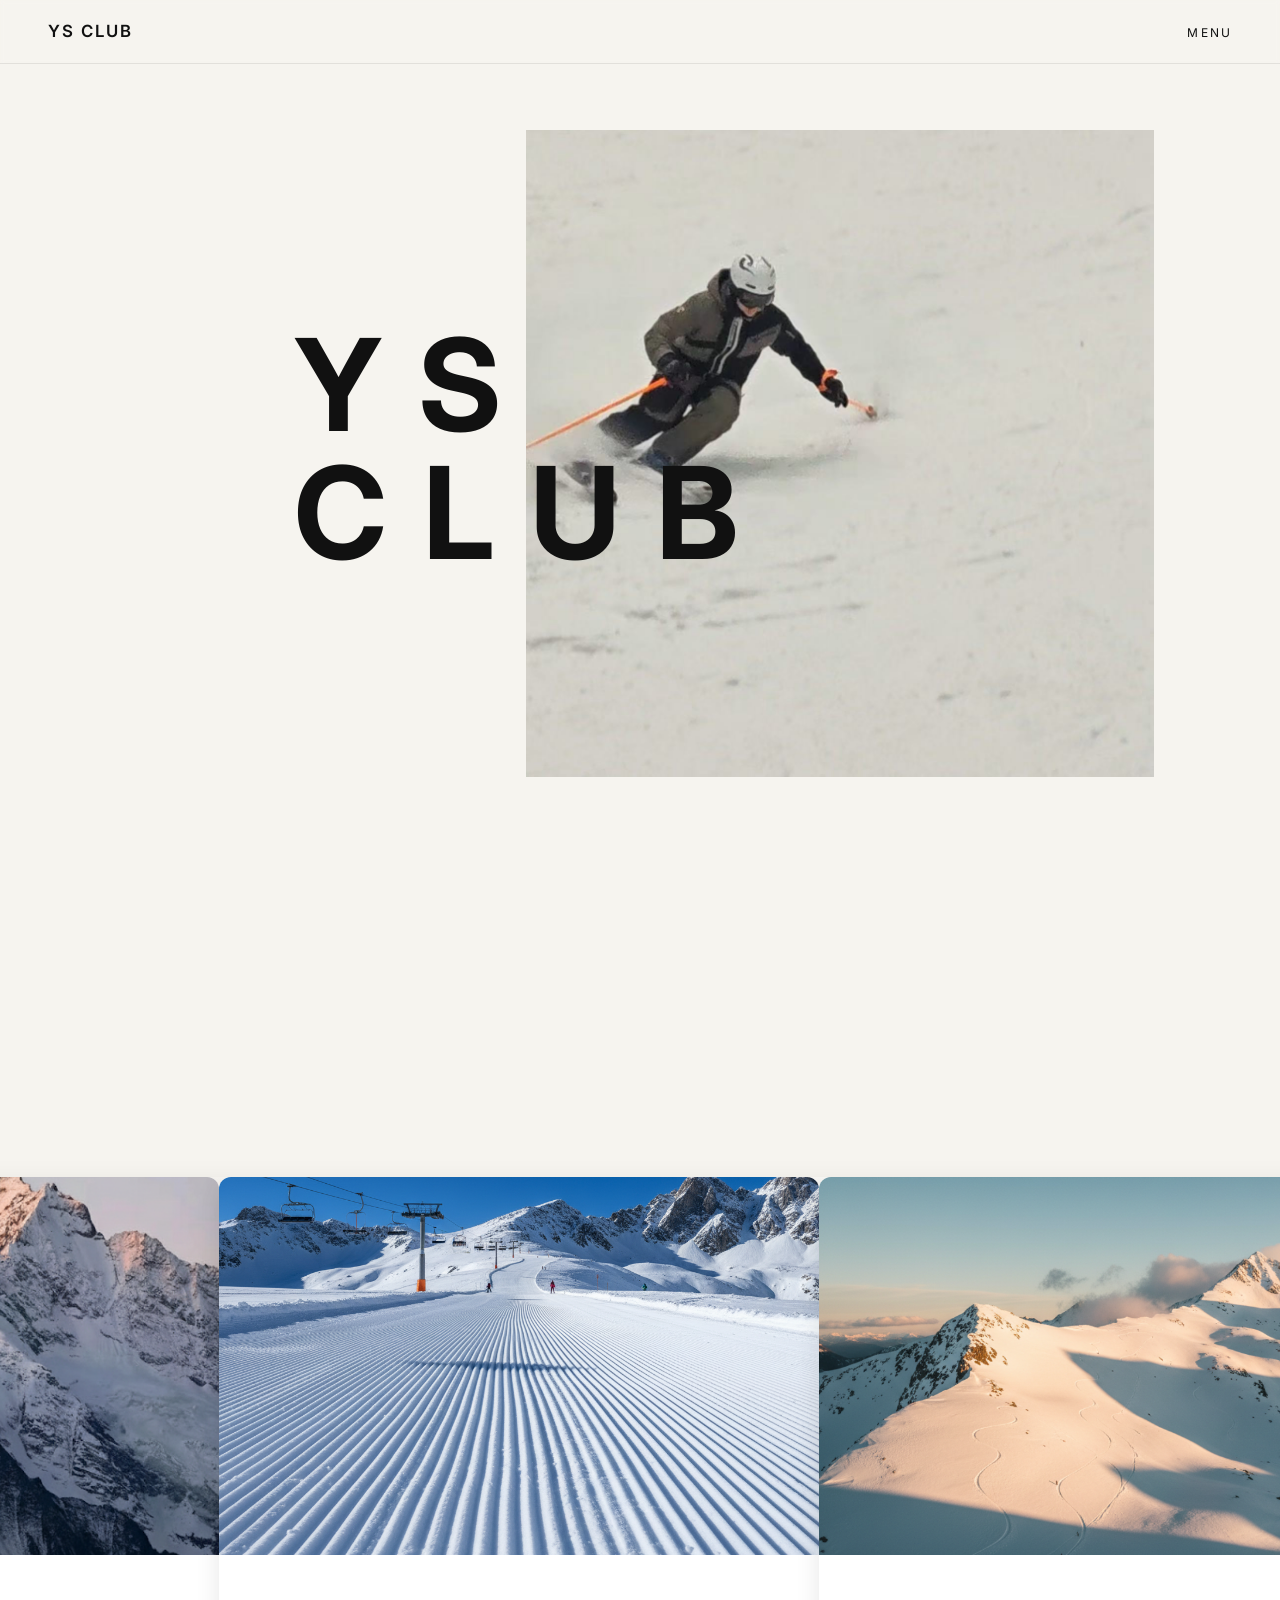
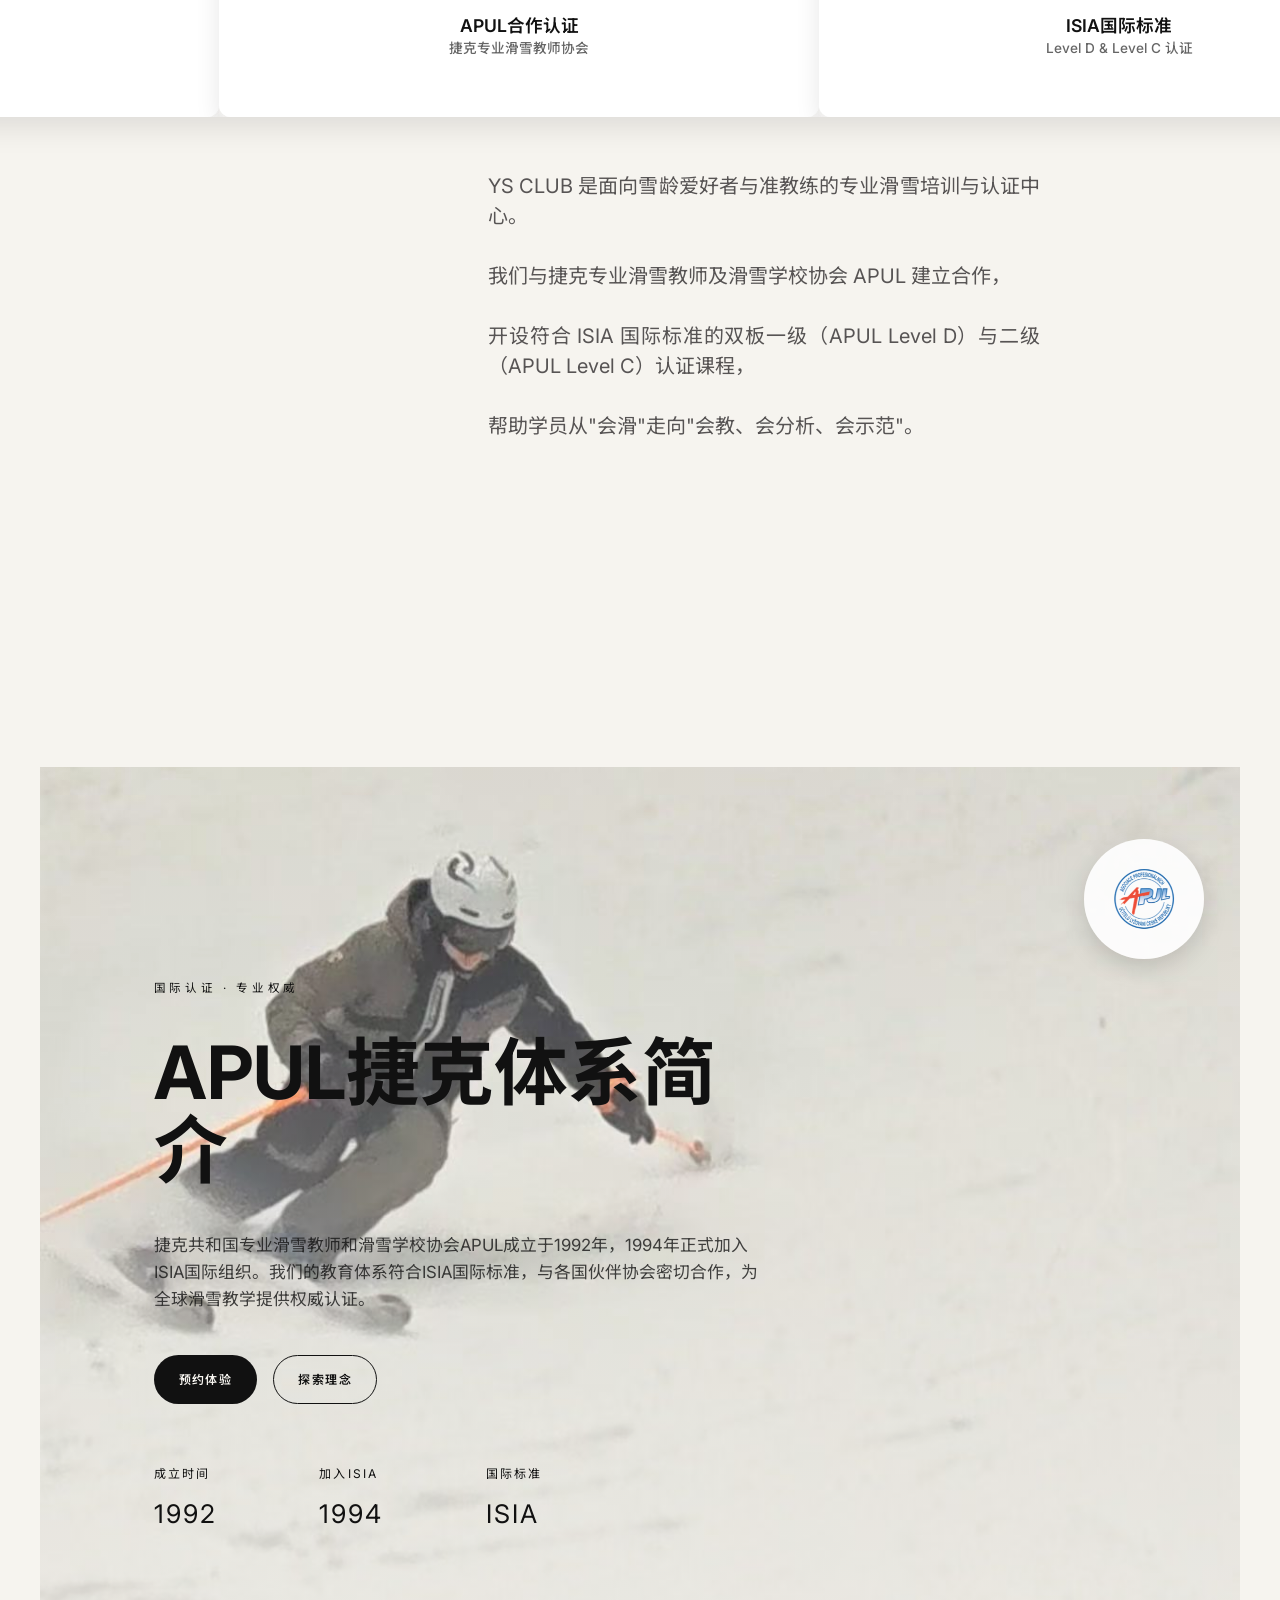
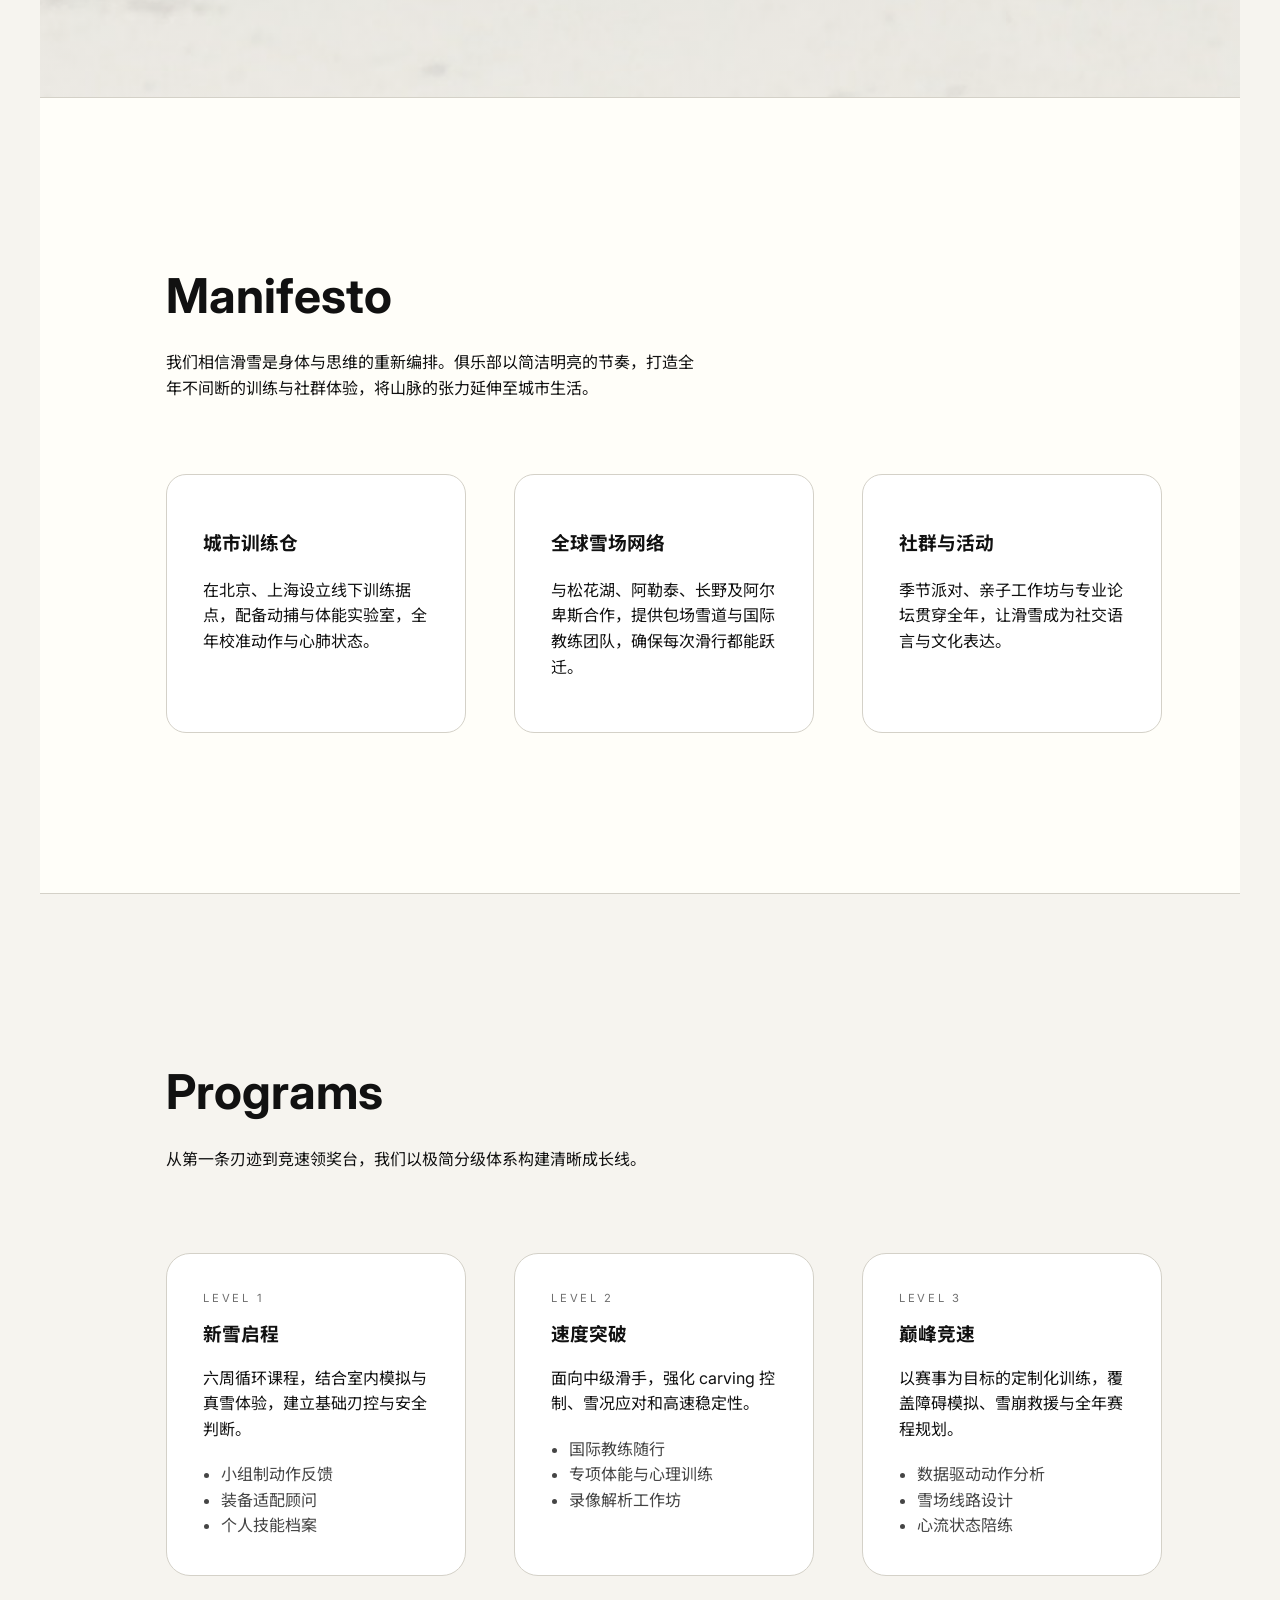
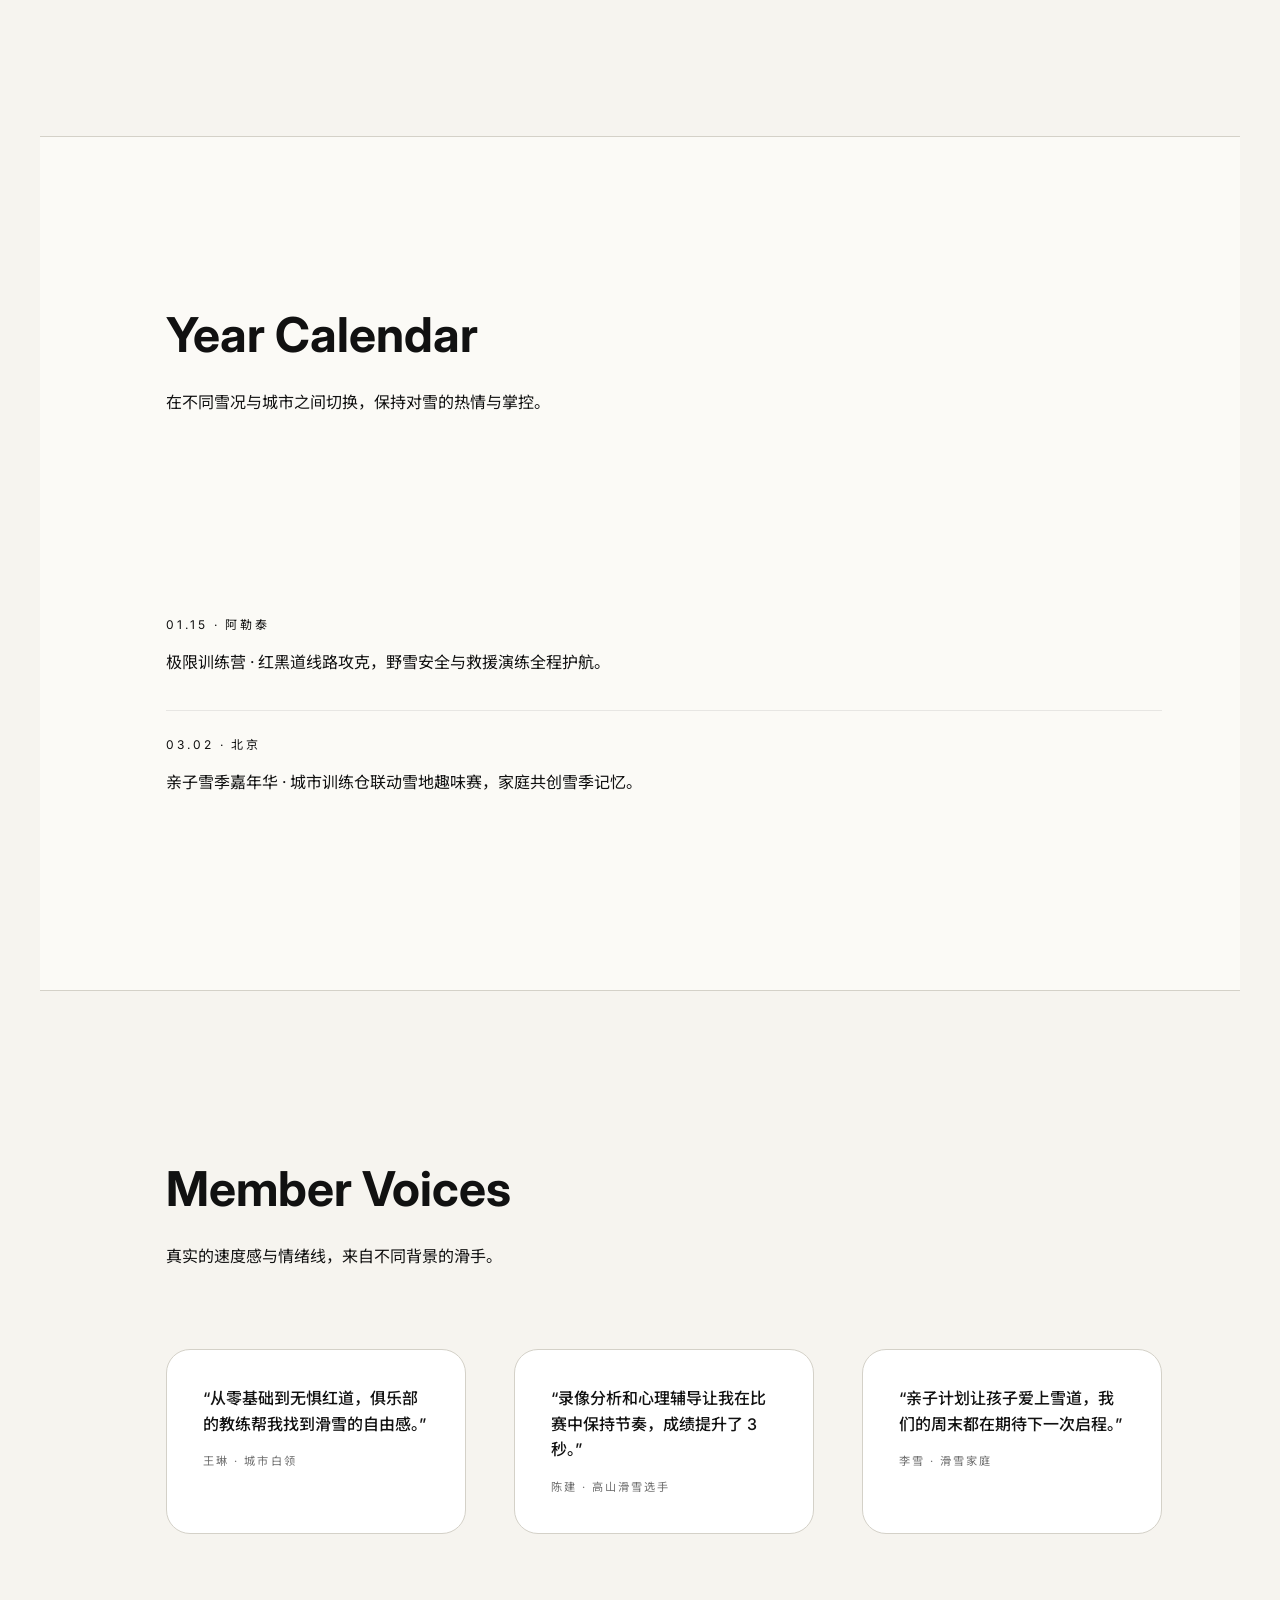
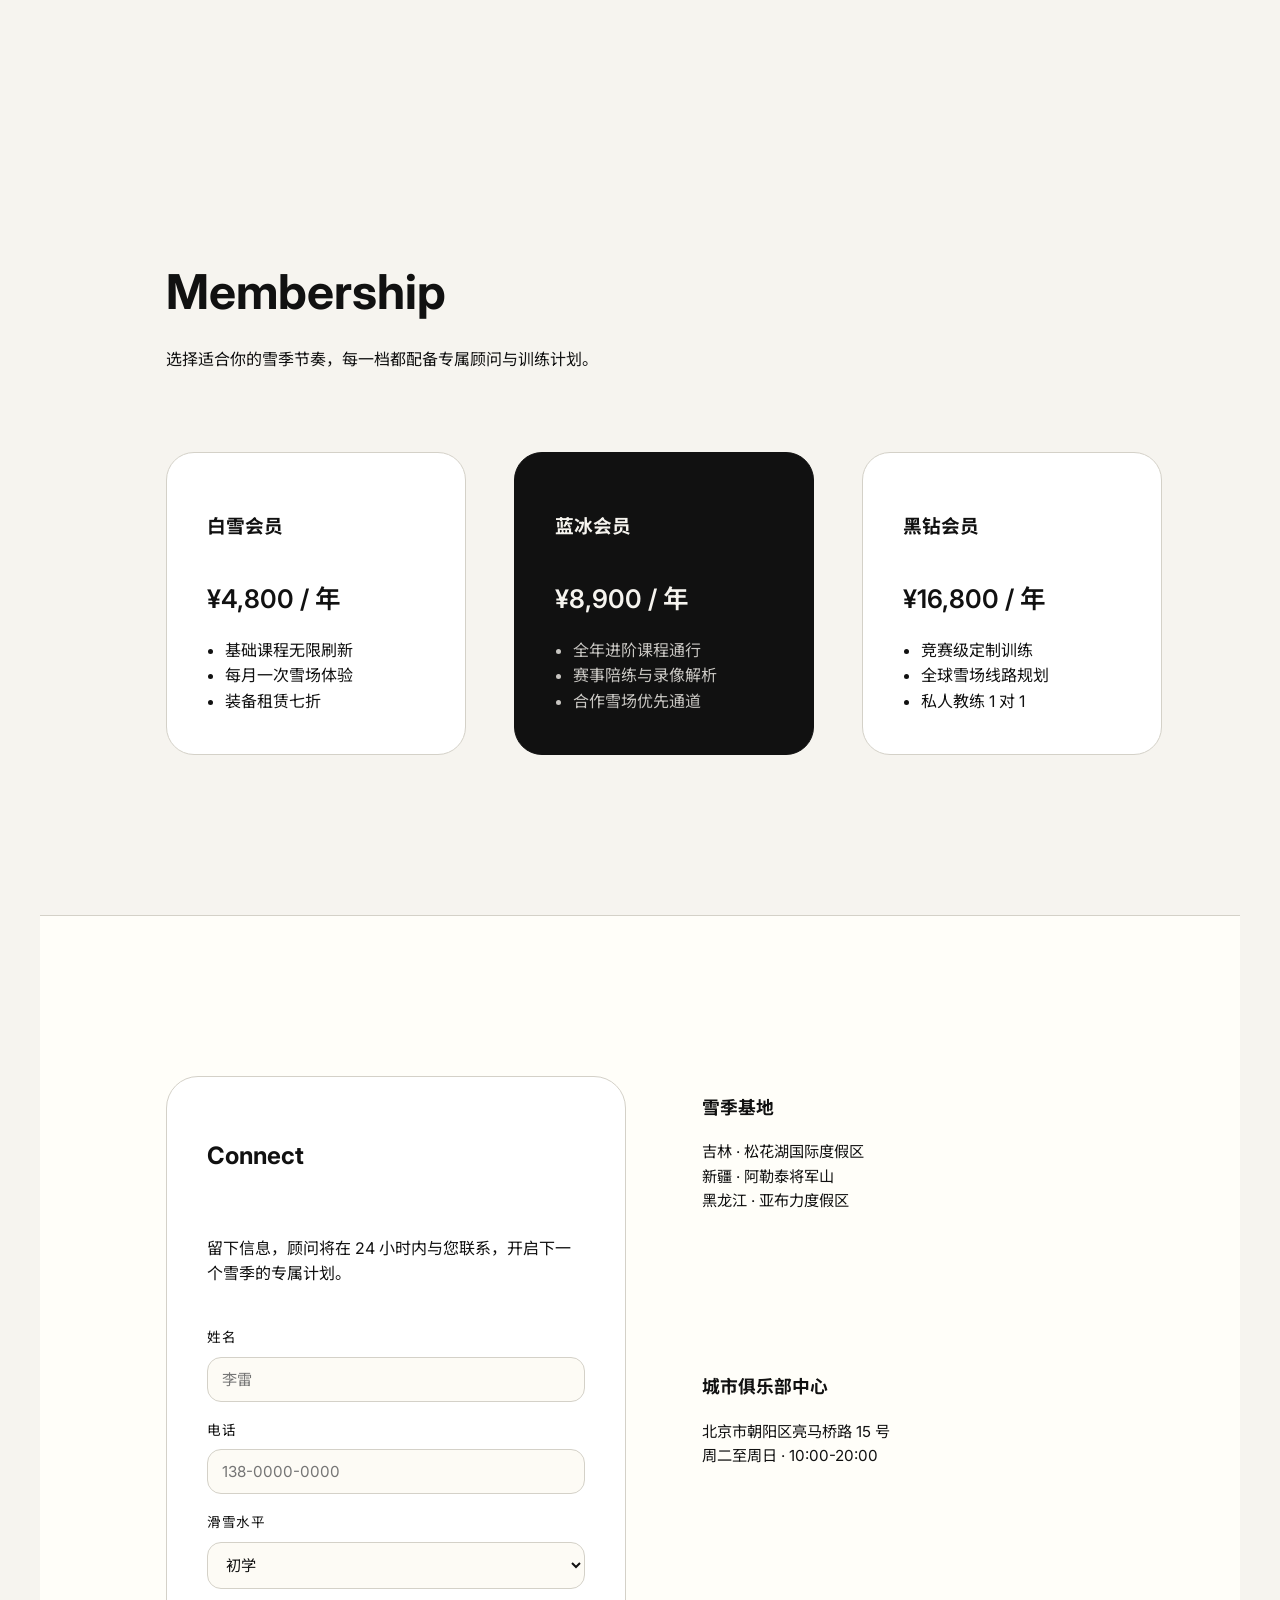
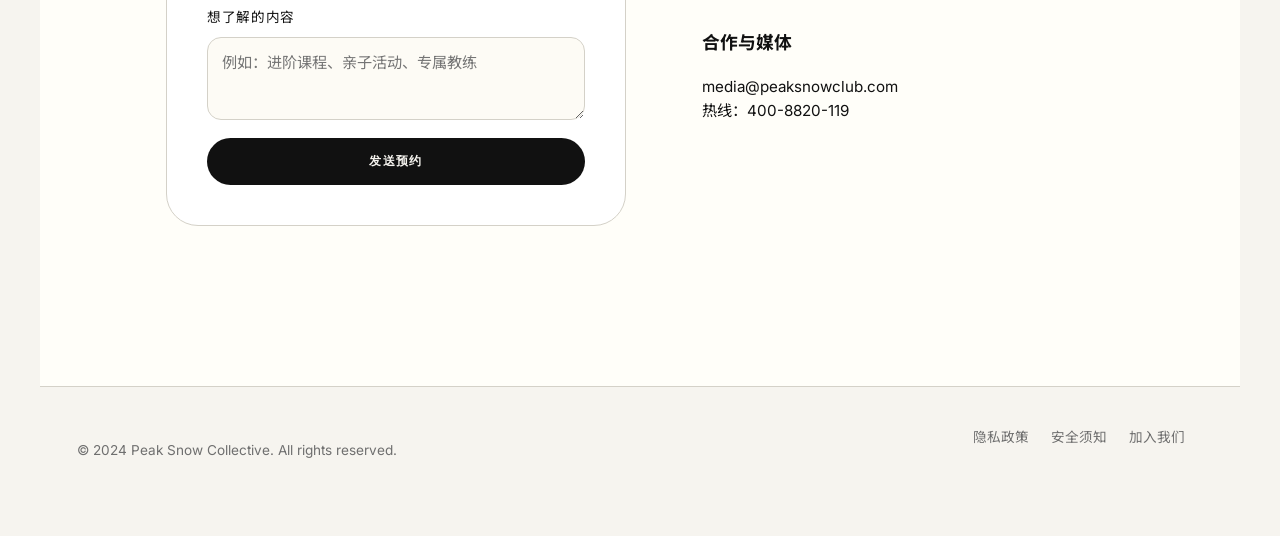
<file: index.html>
﻿<!DOCTYPE html>
<html lang="zh-Hans">
<head>
    <meta charset="UTF-8">
    <meta name="viewport" content="width=device-width, initial-scale=1.0">
    <title>雪域巅峰滑雪俱乐部 | 城市起点 · 巅峰目的地</title>
    <meta name="description" content="雪域巅峰滑雪俱乐部，以国际视野重构滑雪生活方式，连接城市训练与全球雪场体验。">
    <link rel="preconnect" href="https://fonts.googleapis.com">
    <link rel="preconnect" href="https://fonts.gstatic.com" crossorigin>
    <link href="https://fonts.googleapis.com/css2?family=Inter:wght@300;400;500;600;700&family=Noto+Sans+SC:wght@400;500;700&display=swap" rel="stylesheet">
    <link rel="stylesheet" href="styles.css">
</head>
<body>

    <header class="masthead" id="top">
        <a class="brand" href="#top">
            <span class="brand__title">YS CLUB</span>
        </a>
        <!-- <button class="nav-toggle" aria-expanded="false" aria-controls="primary-nav">菜单</button> -->
         
        <!-- <nav class="nav" aria-label="主导航">
            <ul class="nav__list" id="primary-nav">
                <li><a href="#home">HOME</a></li>
                <li><a href="#manifesto">MANIFESTO</a></li>
                <li><a href="#programs">PROGRAMS</a></li>
                <li><a href="#stories">STORIES</a></li>
                <li><a href="#contact">CONTACT</a></li>
            </ul>
        </nav> -->
        <nav class="nav" aria-label="主导航">
            <ul class="nav__list" id="primary-nav">
                <li class="nav__item nav__item--menu">
                    <a href="#primary-nav" class="nav__link nav__link--menu" aria-expanded="false">MENU</a>
                    <ul class="nav__dropdown">
                        <li><a href="#home" class="nav__link">HOME</a></li>
                        <li><a href="#manifesto" class="nav__link">MANIFESTO</a></li>
                        <li><a href="#programs" class="nav__link">PROGRAMS</a></li>
                        <li><a href="#stories" class="nav__link">STORIES</a></li>
                        <li><a href="#contact" class="nav__link">CONTACT</a></li>
                    </ul>
                </li>
            </ul>
        </nav>
    </header>

    <!-- 菜单下拉时的背景模糊遮罩 -->
    <div class="menu-backdrop" aria-hidden="true"></div>

    <div class="text-marquee" aria-hidden="true">
        <div class="marquee-track">
            <span>PEAK SNOW COLLECTIVE</span>
            <span>滑雪俱乐部</span>
            <span>CLUB INTERNACIONAL</span>
            <span>雪域巅峰</span>
            <span>クラブインターナショナル</span>
            <span>스노우 컬렉티브</span>
            <span>Collectif De Neige</span>
            <span>MOUNTAIN ADVENTURES</span>
            <span>PEAK SNOW COLLECTIVE</span>
            <span>滑雪俱乐部</span>
            <span>CLUB INTERNACIONAL</span>
            <span>雪域巅峰</span>
            <span>クラブインターナショナル</span>
            <span>스노우 컬렉티브</span>
            <span>Collectif De Neige</span>
            <span>MOUNTAIN ADVENTURES</span>
        </div>
        <div class="marquee-track marquee-track--reverse">
            <span>SKI PARADISE</span>
            <span>滑雪天堂</span>
            <span>SNOW EXPERIENCE</span>
            <span>雪山体验</span>
            <span>ウィンタースポーツ</span>
            <span>겨울 스포츠</span>
            <span>Sports D'hiver</span>
            <span>ALPINE ADVENTURES</span>
            <span>SKI PARADISE</span>
            <span>滑雪天堂</span>
            <span>SNOW EXPERIENCE</span>
            <span>雪山体验</span>
            <span>ウィンタースポーツ</span>
            <span>겨울 스포츠</span>
            <span>Sports D'hiver</span>
            <span>ALPINE ADVENTURES</span>
        </div>
    </div>

    <main>
        <section class="intro-gap">
            <h1 class="intro-gap__title" data-reveal data-delay="0.3">
                <span class="title-line">YS</span>
                <span class="title-line">CLUB</span>
            </h1>
        </section>
        
        <section class="hero" id="home">
            <!-- 水平滚动图片区域 -->
            <div class="image-scroll-container">
                <div class="image-scroll-track">
                    <div class="scroll-image-item">
                        <img src="image1.jpg" alt="专业滑雪训练">
                        <div class="image-caption">
                            <h4>专业滑雪训练</h4>
                            <p>国际标准认证课程</p>
                        </div>
                    </div>
                    <div class="scroll-image-item">
                        <img src="image4.jpg" alt="APUL合作认证">
                        <div class="image-caption">
                            <h4>APUL合作认证</h4>
                            <p>捷克专业滑雪教师协会</p>
                        </div>
                    </div>
                    <div class="scroll-image-item">
                        <img src="image3.jpg" alt="ISIA国际标准">
                        <div class="image-caption">
                            <h4>ISIA国际标准</h4>
                            <p>Level D & Level C 认证</p>
                        </div>
                    </div>
                    <div class="scroll-image-item">
                        <img src="image2.jpg" alt="专业教学能力">
                        <div class="image-caption">
                            <h4>专业教学能力</h4>
                            <p>从会滑到会教的蜕变</p>
                        </div>
                    </div>
                    <div class="scroll-image-item">
                        <img src="ski-peak.jpg" alt="雪场实践">
                        <div class="image-caption">
                            <h4>雪场实践</h4>
                            <p>真实雪场环境训练</p>
                        </div>
                    </div>
                    <!-- 重复一遍实现无缝循环 -->
                    <div class="scroll-image-item">
                        <img src="ski-peak.jpg" alt="专业滑雪训练">
                        <div class="image-caption">
                            <h4>专业滑雪训练</h4>
                            <p>国际标准认证课程</p>
                        </div>
                    </div>
                    <div class="scroll-image-item">
                        <img src="ski-peak.jpg" alt="APUL合作认证">
                        <div class="image-caption">
                            <h4>APUL合作认证</h4>
                            <p>捷克专业滑雪教师协会</p>
                        </div>
                    </div>
                    <div class="scroll-image-item">
                        <img src="ski-peak.jpg" alt="ISIA国际标准">
                        <div class="image-caption">
                            <h4>ISIA国际标准</h4>
                            <p>Level D & Level C 认证</p>
                        </div>
                    </div>
                    <div class="scroll-image-item">
                        <img src="ski-peak.jpg" alt="专业教学能力">
                        <div class="image-caption">
                            <h4>专业教学能力</h4>
                            <p>从会滑到会教的蜕变</p>
                        </div>
                    </div>
                    <div class="scroll-image-item">
                        <img src="ski-peak.jpg" alt="雪场实践">
                        <div class="image-caption">
                            <h4>雪场实践</h4>
                            <p>真实雪场环境训练</p>
                        </div>
                    </div>
                </div>
            </div>
            
            <!-- 内容区域 -->
            <div class="home-content">
                <p class="home-num" data-reveal>01</p>
                <p class="home-text" data-reveal data-delay="0.1">(who are we)</p>
                <p class="home-intro" data-reveal data-delay="0.2">YS CLUB 是面向雪龄爱好者与准教练的专业滑雪培训与认证中心。<br><br>我们与捷克专业滑雪教师及滑雪学校协会 APUL 建立合作，<br><br>开设符合 ISIA 国际标准的双板一级（APUL Level D）与二级（APUL Level C）认证课程，<br><br>帮助学员从"会滑"走向"会教、会分析、会示范"。</p>
            </div>
        </section>
        
        <section class="hero" id="about">
            <div class="hero__background" role="presentation"></div>
            
            <!-- APUL官方标志 -->
            <div class="apul-logo" data-reveal data-delay="0.1">
                <img src="apul-logo.png" alt="APUL官方认证标志" class="apul-badge">
            </div>
            
            <div class="hero__content" data-reveal>
                <p class="hero__eyebrow">国际认证 · 专业权威</p>
                <h1>APUL捷克体系简介</h1>
                <p class="hero__lead">捷克共和国专业滑雪教师和滑雪学校协会APUL成立于1992年，1994年正式加入ISIA国际组织。我们的教育体系符合ISIA国际标准，与各国伙伴协会密切合作，为全球滑雪教学提供权威认证。</p>
                <div class="hero__cta">
                    <a class="button button--primary" href="#contact">预约体验</a>
                    <a class="button button--ghost" href="#manifesto">探索理念</a>
                </div>
            </div>
            <div class="hero__meta" data-reveal data-delay="0.12">
                <div>
                    <span class="meta__label">成立时间</span>
                    <span class="meta__value">1992</span>
                </div>
                <div>
                    <span class="meta__label">加入ISIA</span>
                    <span class="meta__value">1994</span>
                </div>
                <div>
                    <span class="meta__label">国际标准</span>
                    <span class="meta__value">ISIA</span>
                </div>
            </div>
        </section>

        <section class="manifesto" id="manifesto">
            <div class="manifesto__intro" data-reveal>
                <h2>Manifesto</h2>
                <p>我们相信滑雪是身体与思维的重新编排。俱乐部以简洁明亮的节奏，打造全年不间断的训练与社群体验，将山脉的张力延伸至城市生活。</p>
            </div>
            <div class="manifesto__grid">
                <article class="manifesto__item" data-reveal data-delay="0.06">
                    <h3>城市训练仓</h3>
                    <p>在北京、上海设立线下训练据点，配备动捕与体能实验室，全年校准动作与心肺状态。</p>
                </article>
                <article class="manifesto__item" data-reveal data-delay="0.12">
                    <h3>全球雪场网络</h3>
                    <p>与松花湖、阿勒泰、长野及阿尔卑斯合作，提供包场雪道与国际教练团队，确保每次滑行都能跃迁。</p>
                </article>
                <article class="manifesto__item" data-reveal data-delay="0.18">
                    <h3>社群与活动</h3>
                    <p>季节派对、亲子工作坊与专业论坛贯穿全年，让滑雪成为社交语言与文化表达。</p>
                </article>
            </div>
        </section>

        <section class="programs" id="programs">
            <header class="section-head" data-reveal>
                <h2>Programs</h2>
                <p>从第一条刃迹到竞速领奖台，我们以极简分级体系构建清晰成长线。</p>
            </header>
            <div class="programs__grid">
                <article class="program-card" data-reveal data-delay="0.05">
                    <p class="program-card__tag">LEVEL 1</p>
                    <h3>新雪启程</h3>
                    <p>六周循环课程，结合室内模拟与真雪体验，建立基础刃控与安全判断。</p>
                    <ul>
                        <li>小组制动作反馈</li>
                        <li>装备适配顾问</li>
                        <li>个人技能档案</li>
                    </ul>
                </article>
                <article class="program-card" data-reveal data-delay="0.1">
                    <p class="program-card__tag">LEVEL 2</p>
                    <h3>速度突破</h3>
                    <p>面向中级滑手，强化 carving 控制、雪况应对和高速稳定性。</p>
                    <ul>
                        <li>国际教练随行</li>
                        <li>专项体能与心理训练</li>
                        <li>录像解析工作坊</li>
                    </ul>
                </article>
                <article class="program-card" data-reveal data-delay="0.15">
                    <p class="program-card__tag">LEVEL 3</p>
                    <h3>巅峰竞速</h3>
                    <p>以赛事为目标的定制化训练，覆盖障碍模拟、雪崩救援与全年赛程规划。</p>
                    <ul>
                        <li>数据驱动动作分析</li>
                        <li>雪场线路设计</li>
                        <li>心流状态陪练</li>
                    </ul>
                </article>
            </div>
        </section>

        <section class="timeline" aria-labelledby="timeline-heading">
            <header class="section-head" data-reveal>
                <h2 id="timeline-heading">Year Calendar</h2>
                <p>在不同雪况与城市之间切换，保持对雪的热情与掌控。</p>
            </header>
            <ol class="timeline__list">
                <li class="timeline__item" data-reveal data-delay="0.05">
                    <span class="timeline__date">12.08 · 松花湖</span>
                    <p>开板夜场派对 · 装备测试、灯光滑行与DJ set，让新雪季即刻点亮。</p>
                </li>
                <li class="timeline__item" data-reveal data-delay="0.1">
                    <span class="timeline__date">01.15 · 阿勒泰</span>
                    <p>极限训练营 · 红黑道线路攻克，野雪安全与救援演练全程护航。</p>
                </li>
                <li class="timeline__item" data-reveal data-delay="0.15">
                    <span class="timeline__date">03.02 · 北京</span>
                    <p>亲子雪季嘉年华 · 城市训练仓联动雪地趣味赛，家庭共创雪季记忆。</p>
                </li>
            </ol>
        </section>

        <section class="stories" id="stories">
            <header class="section-head" data-reveal>
                <h2>Member Voices</h2>
                <p>真实的速度感与情绪线，来自不同背景的滑手。</p>
            </header>
            <div class="stories__grid">
                <article class="story" data-reveal data-delay="0.05">
                    <blockquote>“从零基础到无惧红道，俱乐部的教练帮我找到滑雪的自由感。”</blockquote>
                    <p class="story__author">王琳 · 城市白领</p>
                </article>
                <article class="story" data-reveal data-delay="0.1">
                    <blockquote>“录像分析和心理辅导让我在比赛中保持节奏，成绩提升了 3 秒。”</blockquote>
                    <p class="story__author">陈建 · 高山滑雪选手</p>
                </article>
                <article class="story" data-reveal data-delay="0.15">
                    <blockquote>“亲子计划让孩子爱上雪道，我们的周末都在期待下一次启程。”</blockquote>
                    <p class="story__author">李雪 · 滑雪家庭</p>
                </article>
            </div>
        </section>

        <section class="membership" id="membership">
            <header class="section-head" data-reveal>
                <h2>Membership</h2>
                <p>选择适合你的雪季节奏，每一档都配备专属顾问与训练计划。</p>
            </header>
            <div class="membership__grid">
                <article class="membership-card" data-reveal data-delay="0.05">
                    <h3>白雪会员</h3>
                    <p class="membership-card__price">¥4,800 / 年</p>
                    <ul>
                        <li>基础课程无限刷新</li>
                        <li>每月一次雪场体验</li>
                        <li>装备租赁七折</li>
                    </ul>
                </article>
                <article class="membership-card membership-card--highlight" data-reveal data-delay="0.1">
                    <h3>蓝冰会员</h3>
                    <p class="membership-card__price">¥8,900 / 年</p>
                    <ul>
                        <li>全年进阶课程通行</li>
                        <li>赛事陪练与录像解析</li>
                        <li>合作雪场优先通道</li>
                    </ul>
                </article>
                <article class="membership-card" data-reveal data-delay="0.15">
                    <h3>黑钻会员</h3>
                    <p class="membership-card__price">¥16,800 / 年</p>
                    <ul>
                        <li>竞赛级定制训练</li>
                        <li>全球雪场线路规划</li>
                        <li>私人教练 1 对 1</li>
                    </ul>
                </article>
            </div>
        </section>

        <section class="contact" id="contact">
            <div class="contact__panel" data-reveal>
                <h2>Connect</h2>
                <p>留下信息，顾问将在 24 小时内与您联系，开启下一个雪季的专属计划。</p>
                <form class="contact__form">
                    <label class="form-field">
                        <span>姓名</span>
                        <input type="text" name="name" placeholder="李雷" required>
                    </label>
                    <label class="form-field">
                        <span>电话</span>
                        <input type="tel" name="phone" placeholder="138-0000-0000" required>
                    </label>
                    <label class="form-field">
                        <span>滑雪水平</span>
                        <select name="level">
                            <option value="beginner">初学</option>
                            <option value="intermediate">中级</option>
                            <option value="advanced">高级 / 竞赛</option>
                        </select>
                    </label>
                    <label class="form-field">
                        <span>想了解的内容</span>
                        <textarea name="message" rows="3" placeholder="例如：进阶课程、亲子活动、专属教练"></textarea>
                    </label>
                    <button class="button button--primary" type="submit">发送预约</button>
                </form>
            </div>
            <aside class="contact__meta" data-reveal data-delay="0.1">
                <div>
                    <h3>雪季基地</h3>
                    <p>吉林 · 松花湖国际度假区<br>新疆 · 阿勒泰将军山<br>黑龙江 · 亚布力度假区</p>
                </div>
                <div>
                    <h3>城市俱乐部中心</h3>
                    <p>北京市朝阳区亮马桥路 15 号<br>周二至周日 · 10:00-20:00</p>
                </div>
                <div>
                    <h3>合作与媒体</h3>
                    <p>media@peaksnowclub.com<br>热线：400-8820-119</p>
                </div>
            </aside>
        </section>
    </main>

    <footer class="footer">
        <p>© 2024 Peak Snow Collective. All rights reserved.</p>
        <div class="footer__links">
            <a href="#">隐私政策</a>
            <a href="#">安全须知</a>
            <a href="#">加入我们</a>
        </div>
    </footer>

    <script src="script.js" defer></script>
</body>
</html>
</file>
<file: styles.css>
﻿:root {
    --color-background: #f6f4ef;
    --color-foreground: #111111;
    --color-muted: #6f6f6f;
    --color-border: #d4d1c8;
    --color-accent: #0f4c81;
    --color-highlight: #ff6644;
    --max-width: 1200px;
    
    /* 滚动文字配置变量 */
    --marquee-speed: 60s;              /* 滚动速度：数值越小越快 */
    --marquee-height: 100px;           /* 滚动条总高度（容纳两条轨道） */
    --marquee-track-height: 50px;      /* 单条轨道高度 */
    --marquee-font-size: 1.3rem;         /* 文字大小 */
    --marquee-spacing: clamp(32px, 4vw, 48px); /* 文字间距 */
    --marquee-color: rgba(199, 59, 59, 0.7);    /* 文字颜色 */
    --marquee-bg: rgba(246, 244, 239, 0);   /* 背景颜色 */
}

* {
    box-sizing: border-box;
}

html {
    scroll-behavior: smooth;
}

body {
    margin: 0;
    font-family: 'Inter', 'Noto Sans SC', 'Microsoft YaHei', sans-serif;
    color: var(--color-foreground);
    background-color: var(--color-background);
    line-height: 1.6;
}

a {
    color: inherit;
    text-decoration: none;
}

main {
    padding-top: 130px;  /* 只需要导航条的高度，滚动条默认隐藏 */
    display: block;
}


.nav__toggle {
    display: none;                              /* 桌面端默认隐藏 */
    background: transparent;
    border: 1px solid var(--color-border);
    padding: 8px 18px;
    border-radius: 999px;
    letter-spacing: 0.18em;
    text-transform: uppercase;
    font-size: 0.75rem;
}



/* 移动端折叠样式 */

.nav__list {
    display: inline-flex;
    list-style: none;
    margin: 0;
    padding: 0;
    align-items: center;
    gap: 24px;
}




.nav__link {
        position: relative;
        padding-bottom: 6px;
        text-transform: uppercase;
        letter-spacing: 0.18em;
        font-size: 0.75rem;
}
    


.intro-gap {
    padding: clamp(80px, 19vh, 240px) clamp(24px, 6vw, 50px) clamp(100px, 60vh, 200px);
    min-height: 420px;  /* 根据需要增加高度 */
    display: flex;
    align-items: center;
    justify-content: flex-start;  /* 文字靠左对齐 */
    /* 背景设置分成独立属性，方便单独调整 */
    background-image: url('ski-peak.jpg');
    background-repeat: no-repeat;
    background-size: contain;      /* 需要铺满改成 cover */
    background-position: 85% 80%;  /* 距左75%，距顶30% */
    opacity: 1; /* 支持透明度渐隐 */
    /* 呼吸晃动动画 - 较慢的节奏 */
    animation: breathing-sway 15s ease-in-out infinite;
}

.intro-gap__title {
    margin: 0px;
    font-size: clamp(3rem, 12vw, 8rem);
    letter-spacing: 0.28em;
    text-transform: uppercase;
    font-weight: 700;
    /* 文字独立的飘动动画 */
    animation: text-float 8s ease-in-out infinite;
    transform-origin: center center;
    /* 两行显示的样式 */
    display: flex;
    flex-direction: column;
    align-items: flex-start;
    line-height: 1;
    /* 文字位置微调 */
    margin-left: clamp(40px, 50vw, 180px);  /* 距离左边距 */
    margin-top: clamp(0px, 20vh, 20px);    /* 距离顶部距 */
}

.title-line {
    display: block;
}
.masthead {
    position: fixed;
    top: 0;
    left: 0;
    width: 100%;
    padding: 18px clamp(20px, 5vw, 48px);
    display: flex;
    align-items: center;
    justify-content: space-between;
    z-index: 50;
    background: rgba(246, 244, 239, 0);
    backdrop-filter: blur(2px);
    border-bottom: 1px solid rgba(0, 0, 0, 0.08);
}

.brand {
    display: flex;
    flex-direction: column;
    gap: 2px;
    font-weight: 600;
    letter-spacing: 0.1em;
    text-transform: uppercase;
    font-size: 0.75rem;
}

.brand__title {
    font-size: 1.05rem;
    letter-spacing: 0.12em;
}

.brand__subtitle {
    font-size: 0.65rem;
    color: var(--color-muted);
    letter-spacing: 0.18em;
}

.nav-toggle {
    display: none;
    background: transparent;
    border: 1px solid var(--color-border);
    padding: 8px 16px;
    border-radius: 999px;
    font-size: 0.75rem;
    letter-spacing: 0.18em;
}


.nav__item--menu {
    position: relative;
}

.nav__dropdown {
    position: absolute;
    top: 100%;
    right: 0;
    min-width: 100%;
    margin: 0;
    padding: 14px 16px;
    list-style: none;
    text-align: right;
    background: transparent;
    border: none;
    box-shadow: none;
    opacity: 0;
    transform: translateY(-8px);
    pointer-events: none;
    transition: opacity 0.3s ease, transform 0.3s ease;
}



.nav__item--menu.is-open .nav__dropdown,
.nav__item--menu:hover     .nav__dropdown {
    opacity:1;
    transform:translateY(0);
    pointer-events:auto;
}
/* 逐项延迟，形成上到下依次出现的效果 */
.nav__dropdown li {
    opacity: 0;
    transform: translateY(-6px);
    transition: opacity 1s ease, transform 1s ease;

}
.nav__item--menu.is-open .nav__dropdown li ,
.nav__item--menu:hover  .nav__dropdown li 
{
    opacity: 1;
    transform: translateY(0);
}

/* 悬停在某个条目上时的动画：略微上浮 + 加速 */
.nav__dropdown li:hover {
    transform: translateY(-40px);
    transition-duration: 1s;
}

.nav__item--menu.is-open .nav__dropdown li:nth-child(1),
.nav__item--menu:hover  .nav__dropdown li:nth-child(1) { transition-delay: 0.05s; }
.nav__item--menu.is-open .nav__dropdown li:nth-child(2),
.nav__item--menu:hover  .nav__dropdown li:nth-child(2) { transition-delay: 0.25s; }
.nav__item--menu.is-open .nav__dropdown li:nth-child(3),
.nav__item--menu:hover  .nav__dropdown li:nth-child(3) { transition-delay: 0.45s; }
.nav__item--menu.is-open .nav__dropdown li:nth-child(4),
.nav__item--menu:hover  .nav__dropdown li:nth-child(4) { transition-delay: 0.65s; }
.nav__item--menu.is-open .nav__dropdown li:nth-child(5),
.nav__item--menu:hover  .nav__dropdown li:nth-child(5) { transition-delay: 0.85s; }



.nav__dropdown li + li {
    margin-top: 120px;
}
.nav__dropdown li:first-child {
    margin-top: 120px;  /* 或你想要的同样数值 */
}
.nav__dropdown .nav__link {
    display: block;        /* 链接撑满整行，保持原有下划线动画 */
    padding: 6px 0px;
}

/* 下划线效果已移除 */

/* 菜单下拉时的背景模糊效果 */
.menu-backdrop {
    position: fixed;
    top: 0;
    left: 0;
    width: 100%;
    height: 100%;
    background: rgba(246, 244, 239, 0.3);
    backdrop-filter: blur(4px);
    opacity: 0;
    visibility: hidden;
    transition: opacity 0.3s ease, visibility 0.3s ease;
    z-index: 30; /* 在导航之下，其他内容之上 */
    pointer-events: none;
}

/* 菜单展开时显示背景模糊 - 通过JavaScript控制 */
.menu-backdrop.is-active {
    opacity: 1;
    visibility: visible;
}

/* 菜单展开时显示滚动条 */
.text-marquee.is-visible {
    opacity: 1;
    visibility: visible;
    transform: translateY(0);
}

/* 字母滚动效果 - 仿照 flatstudio.jp */
.text-marquee {
    position: fixed;
    top: 72px;
    left: 0;
    width: 100%;
    height: var(--marquee-height);
    overflow: hidden;
    background: var(--marquee-bg);
    backdrop-filter: blur(2px);
    border-bottom: 1px solid rgba(0, 0, 0, 0.08);
    z-index: 40;
    display: flex;
    flex-direction: column;
    /* 默认隐藏滚动条 */
    opacity: 0;
    visibility: hidden;
    transform: translateY(-100%);
    transition: opacity 0.3s ease, visibility 0.3s ease, transform 0.3s ease;
}

.marquee-track {
    display: flex;
    white-space: nowrap;
    height: var(--marquee-track-height);
    align-items: center;
    animation: marquee-scroll var(--marquee-speed) linear infinite;
    will-change: transform;
    backface-visibility: hidden;
}

.marquee-track--reverse {
    animation-name: marquee-scroll-reverse;
}

.marquee-track span {
    display: inline-block;
    padding: 0 var(--marquee-spacing);
    font-size: var(--marquee-font-size);
    font-weight: 500;
    letter-spacing: 0.2em;
    text-transform: uppercase;
    color: var(--marquee-color);
    flex-shrink: 0;
    position: relative;
}


@keyframes marquee-scroll {
    0% {
        transform: translateX(0);
    }
    100% {
        transform: translateX(-50%);
    }
}

@keyframes marquee-scroll-reverse {
    0% {
        transform: translateX(-50%);
    }
    100% {
        transform: translateX(0);
    }
}

/* Home页面样式 - 高级淡入淡出轮播 */
#home {
    align-items: center;                 /* 改为居中对齐 */
    padding-top: 400px;          /* 增加顶部间距：从200px增加到300px */
    padding-bottom: 100px;       /* 减小底部间距，缩小与下面内容的距离 */
    flex-direction: column;
    display: flex;
    gap: 150px;                  /* 增加图片和文字之间的间距：从60px增加到150px */
    min-height: 100vh;           /* 确保Home页面至少占满一个屏幕高度 */
}

/* 水平滚动图片容器 */
.image-scroll-container {
    width: 200%;   /* 更宽的响应式容器 */
    height: clamp(200px, 60vh, 600px);
    overflow: hidden;
    position: relative;
    border-radius: 16px;
    box-shadow: 0 10px 30px rgba(0, 0, 0, 0.1);
    background: linear-gradient(135deg, rgba(246, 244, 239, 0.8), rgba(255, 255, 255, 0.9));
    backdrop-filter: blur(10px);
}

/* 滚动轨道 */
.image-scroll-track {
    display: flex;
    height: 100%;
    animation: horizontal-scroll 25s linear infinite;
    will-change: transform;
    backface-visibility: hidden;
}

/* 图片项目 */
.scroll-image-item {
    flex-shrink: 0;
    width: clamp(200px, 60vw, 600px);
    height: 100%;
    margin-right: 0px;
    position: relative;
    border-radius: 12px;
    overflow: hidden;
    background: #fff;
    box-shadow: 0 8px 25px rgba(0, 0, 0, 0.1);
    transition: transform 0.3s ease, box-shadow 0.3s ease;
}

.scroll-image-item:hover {
    transform: translateY(-8px) scale(1.02);
    box-shadow: 0 15px 40px rgba(0, 0, 0, 0.15);
}

.scroll-image-item img {
    width: 100%;
    height: 70%;
    object-fit: cover;
    transition: filter 0.3s ease;
}

.scroll-image-item:hover img {
    filter: brightness(1.1) contrast(1.05);
}

/* 图片说明文字 */
.image-caption {
    position: absolute;
    bottom: 0;
    left: 0;
    right: 0;
    height: 30%;
    background: rgba(255, 255, 255, 0.95);
    backdrop-filter: blur(8px);
    padding: 12px 16px;
    display: flex;
    flex-direction: column;
    justify-content: center;
    text-align: center;
}

.image-caption h4 {
    font-size: clamp(0.9rem, 2vw, 1.1rem);
    font-weight: 600;
    color: #111111;
    margin: 0 0 4px 0;
    line-height: 1.2;
}

.image-caption p {
    font-size: clamp(0.75rem, 1.5vw, 0.85rem);
    color: #666666;
    margin: 0;
    line-height: 1.3;
    font-weight: 500;
}

/* 滚动动画 */
@keyframes horizontal-scroll {
    0% {
        transform: translateX(0);
    }
    100% {
        transform: translateX(-50%);
    }
}

/* 悬停暂停效果 */
.image-scroll-container:hover .image-scroll-track {
    animation-play-state: paused;
}

/* APUL标志样式 */
.apul-logo {
    position: absolute;
    top: clamp(40px, 8vh, 80px);
    right: clamp(30px, 6vw, 60px);
    z-index: 10;
    opacity: 0.95;
    transition: all 0.3s ease;
}

.apul-badge {
    width: clamp(80px, 12vw, 120px);
    height: clamp(80px, 12vw, 120px);    /* 设置固定高度，确保正方形 */
    border-radius: 50%;
    box-shadow: 0 8px 25px rgba(0, 0, 0, 0.15);
    background: rgba(255, 255, 255, 0.9);
    padding: 8px;
    object-fit: cover;                   /* 图片覆盖整个容器 */
    object-position: center;             /* 图片居中显示 */
    transition: transform 0.3s ease, box-shadow 0.3s ease;
}

.apul-badge:hover {
    transform: scale(1.05);
    box-shadow: 0 12px 35px rgba(0, 0, 0, 0.2);
}

/* 内容区域样式 */
.home-content {
    max-width: 800px;
    margin: 0 auto;
    padding: 0 24px;
    position: relative;          /* 设置为相对定位容器 */
    min-height: 400px;           /* 确保有足够的高度 */
}

.home-num {
    font-size: clamp(1rem, 2vw, 1.25rem);
    font-weight: 600;
    color: #666666;
    margin: -100px 0 0px -70px;       /* 恢复正常的边距设置 */
    letter-spacing: 0.2em;
    text-transform: uppercase;
    /* 移除绝对定位，改为自然流式布局 */
}

.home-text {
    font-size: clamp(1rem, 2vw, 1.25rem);
    font-weight: 600;
    color: #666666;
    margin: -30px 0 0px -10px;            /* 恢复正常的边距设置 */
    letter-spacing: 0.2em;
    text-transform: uppercase;
    /* 移除绝对定位，改为自然流式布局 */
}

.home-intro {
    font-size: clamp(1rem, 2.5vw, 1.25rem);
    line-height: 1.5;
    color: #575454;
    text-align: justify;
    margin: -30px 0px 50px 200px;                     /* 减小底部间距，正常的边距设置 */
    max-width: 2000px;            /* 限制文字宽度 */
    /* 移除绝对定位，改为自然流式布局 */
}

/* 响应式设计 */
@media (max-width: 768px) {
    #home {
        gap: 40px;
        padding-top: 20px;
    }
    
    /* APUL标志响应式调整 */
    .apul-logo {
        top: clamp(20px, 5vh, 40px);
        right: clamp(20px, 4vw, 30px);
    }
    
    .apul-badge {
        width: clamp(60px, 10vw, 80px);
        padding: 6px;
    }
    
    .image-scroll-container {
        height: clamp(180px, 25vh, 250px);
        border-radius: 12px;
    }
    
    .scroll-image-item {
        width: clamp(200px, 30vw, 250px);
        margin-right: 16px;
    }
    
    .image-scroll-track {
        animation-duration: 20s;
    }
    
    .image-caption {
        padding: 8px 12px;
    }
    
    .image-caption h4 {
        font-size: 0.9rem;
    }
    
    .image-caption p {
        font-size: 0.75rem;
    }
}

@media (max-width: 480px) {
    .image-scroll-container {
        height: clamp(160px, 20vh, 200px);
        border-radius: 8px;
    }
    
    .scroll-image-item {
        width: clamp(180px, 35vw, 220px);
        margin-right: 12px;
    }
    
    .image-scroll-track {
        animation-duration: 18s;
    }
    
    .home-content {
        padding: 0 16px;
    }
}

/* 减少动画效果（无障碍） */
@media (prefers-reduced-motion: reduce) {
    .image-scroll-track {
        animation: none;
    }
    
    .scroll-image-item {
        transition: none;
    }
    
    .scroll-image-item:hover {
        transform: none;
    }
}
/* 背景图片水平摇摆动画 */
@keyframes breathing-sway {
    0%, 100% {
        transform: translateX(0) scale(1);
    }
    25% {
        transform: translateX(-12px) scale(1.01);
    }
    50% {
        transform: translateX(0) scale(1.03);
    }
    75% {
        transform: translateX(12px) scale(1.01);
    }
}

/* 文字独立的飘动动画 */
@keyframes text-float {
    0%, 100% {
        transform: translateY(0) translateX(0);
    }
    33% {
        transform: translateY(-6px) translateX(4px);
    }
    66% {
        transform: translateY(3px) translateX(-4px);
    }
}

/* 移除悬停效果，保持连续滚动 */

.hero {
    position: relative;
    min-height: 100vh;
    padding: clamp(140px, 24vh, 200px) clamp(24px, 7vw, 120px) clamp(120px, 18vh, 180px);
    display: grid;
    gap: 60px;
    margin-top: 0;
}

.hero__background {
    position: absolute;
    inset: 0;
    background-image: url('ski-peak.jpg');
    background-size: cover;
    background-position: center;
    filter: grayscale(0%) contrast(1.05) brightness(1);
    z-index: -2;
    /* 呼吸晃动动画 */
    animation: breathing-sway 12s ease-in-out infinite;
    transform-origin: center center;
}

.hero::after {
    content: "";
    position: absolute;
    inset: 0;
    background: linear-gradient(180deg, rgba(246, 244, 239, 0.1), rgba(246, 244, 239, 0.66));
    z-index: -1;
}

.hero__content {
    max-width: 620px;
    display: grid;
    gap: 26px;
}

.hero__eyebrow {
    letter-spacing: 0.32em;
    text-transform: uppercase;
    font-size: 0.72rem;
}

.hero h1 {
    margin: 0;
    font-size: clamp(2.6rem, 6vw, 4.6rem);
    line-height: 1.05;
}

.hero__lead {
    font-size: 1.05rem;
    color: rgba(17, 17, 17, 0.78);
}

.hero__cta {
    display: flex;
    flex-wrap: wrap;
    gap: 16px;
}

.button {
    display: inline-flex;
    align-items: center;
    justify-content: center;
    padding: 14px 24px;
    border-radius: 999px;
    border: 1px solid transparent;
    font-weight: 600;
    letter-spacing: 0.12em;
    text-transform: uppercase;
    font-size: 0.75rem;
    transition: transform 0.25s ease, box-shadow 0.25s ease, border-color 0.25s ease;
}

.button--primary {
    background: #111111;
    color: #f6f4ef;
}

.button--ghost {
    background: transparent;
    border-color: #111111;
    color: #111111;
}

.button:hover,
.button:focus {
    transform: translateY(-2px);
}

.hero__meta {
    display: flex;
    gap: clamp(20px, 8vw, 120px);
    font-size: 0.75rem;
    text-transform: uppercase;
    letter-spacing: 0.18em;
}

.hero__meta .meta__value {
    display: block;
    font-size: 1.6rem;
    letter-spacing: 0.08em;
    margin-top: 10px;
}

section {
    padding: clamp(100px, 18vh, 160px) clamp(24px, 8vw, 120px);
    max-width: var(--max-width);
    margin: 0 auto;
}

.manifesto {
    background: #fffef9;
    border-top: 1px solid var(--color-border);
    border-bottom: 1px solid var(--color-border);
}

.manifesto__intro {
    max-width: 540px;
    margin-bottom: clamp(40px, 8vw, 72px);
}

.manifesto__intro h2 {
    margin: 0 0 12px;
    font-size: clamp(2rem, 4vw, 3rem);
}

.manifesto__grid {
    display: grid;
    grid-template-columns: repeat(auto-fit, minmax(220px, 1fr));
    gap: clamp(24px, 4vw, 48px);
}

.manifesto__item {
    border: 1px solid var(--color-border);
    border-radius: 20px;
    padding: clamp(24px, 4vw, 36px);
    background: #ffffff;
    min-height: 220px;
}

.section-head {
    max-width: 520px;
    margin-bottom: clamp(40px, 7vw, 80px);
}

.section-head h2 {
    margin: 0 0 12px;
    font-size: clamp(2rem, 4vw, 3rem);
}

.programs__grid {
    display: grid;
    grid-template-columns: repeat(auto-fit, minmax(240px, 1fr));
    gap: clamp(24px, 4vw, 48px);
}

.program-card {
    border: 1px solid var(--color-border);
    border-radius: 24px;
    padding: clamp(24px, 4vw, 36px);
    background: #ffffff;
    min-height: 240px;
}

.program-card__tag {
    margin: 0 0 12px;
    font-size: 0.7rem;
    letter-spacing: 0.24em;
    text-transform: uppercase;
    color: var(--color-muted);
}

.program-card h3 {
    margin: 0 0 16px;
}

.program-card ul {
    margin: 20px 0 0;
    padding-left: 18px;
    color: rgba(17, 17, 17, 0.78);
}

.timeline {
    border-top: 1px solid var(--color-border);
    border-bottom: 1px solid var(--color-border);
    background: #fbfaf6;
}

.timeline__list {
    list-style: none;
    margin: 0;
    padding: 0;
    display: grid;
    gap: 24px;
}

.timeline__item {
    padding-bottom: 18px;
    border-bottom: 1px solid rgba(0, 0, 0, 0.08);
}

.timeline__item:last-child {
    border-bottom: none;
}

.timeline__date {
    display: block;
    font-size: 0.75rem;
    letter-spacing: 0.24em;
    text-transform: uppercase;
    margin-bottom: 10px;
}

.stories__grid {
    display: grid;
    grid-template-columns: repeat(auto-fit, minmax(220px, 1fr));
    gap: clamp(24px, 4vw, 48px);
}

.story {
    background: #ffffff;
    border-radius: 24px;
    border: 1px solid var(--color-border);
    padding: clamp(24px, 4vw, 36px);
}

.story blockquote {
    margin: 0 0 16px;
    font-size: 1rem;
    font-weight: 500;
}

.story__author {
    margin: 0;
    letter-spacing: 0.18em;
    text-transform: uppercase;
    font-size: 0.7rem;
    color: var(--color-muted);
}

.membership__grid {
    display: grid;
    grid-template-columns: repeat(auto-fit, minmax(220px, 1fr));
    gap: clamp(24px, 4vw, 48px);
}

.membership-card {
    border: 1px solid var(--color-border);
    border-radius: 28px;
    padding: clamp(24px, 4vw, 40px);
    background: #ffffff;
    display: grid;
    gap: 18px;
}

.membership-card--highlight {
    background: #111111;
    color: #f6f4ef;
    border-color: #111111;
}

.membership-card__price {
    margin: 0;
    font-size: 1.6rem;
    font-weight: 600;
}

.membership-card ul {
    margin: 0;
    padding-left: 18px;
}

.membership-card--highlight ul {
    color: rgba(246, 244, 239, 0.8);
}

.contact {
    display: grid;
    gap: clamp(40px, 6vw, 80px);
    grid-template-columns: repeat(auto-fit, minmax(280px, 1fr));
    border-top: 1px solid var(--color-border);
    border-bottom: 1px solid var(--color-border);
    background: #fffef9;
}

.contact__panel {
    background: #ffffff;
    border-radius: 32px;
    border: 1px solid var(--color-border);
    padding: clamp(28px, 5vw, 40px);
    display: grid;
    gap: 24px;
}

.contact__form {
    display: grid;
    gap: 18px;
}

.form-field {
    display: grid;
    gap: 8px;
    font-size: 0.85rem;
    letter-spacing: 0.04em;
}

input,
select,
textarea {
    padding: 12px 14px;
    border-radius: 14px;
    border: 1px solid var(--color-border);
    background: #fdfbf5;
    font-family: inherit;
    font-size: 0.95rem;
    color: var(--color-foreground);
}

input:focus,
select:focus,
textarea:focus {
    outline: 2px solid rgba(15, 76, 129, 0.3);
}

textarea {
    resize: vertical;
}

.contact__meta {
    display: grid;
    gap: clamp(24px, 4vw, 40px);
    font-size: 0.95rem;
}

.footer {
    padding: 40px clamp(24px, 6vw, 120px) 60px;
    display: flex;
    flex-wrap: wrap;
    gap: 20px;
    justify-content: space-between;
    font-size: 0.85rem;
    color: var(--color-muted);
}

.footer__links a {
    margin-right: 18px;
}

[data-reveal] {
    opacity: 0;
    transform: translateX(0px);
    transition: opacity 1s ease, transform 2s ease;
}

[data-reveal].is-visible {
    opacity: 1;
    transform: translateX(24px);
}


@media (max-width: 960px) {
    .nav-toggle {
        display: inline-flex;
    }




    .hero__meta {
        flex-direction: column;
        gap: 18px;
    }

    .hero {
        margin-top: 0;
    }
    
    .text-marquee {
        top: 66px;
        --marquee-height: 80px;        /* 移动端双层高度 */
        --marquee-track-height: 40px;  /* 移动端单轨道高度 */
    }
    
    .marquee-track span {
        font-size: 0.7rem;
        padding: 0 clamp(24px, 3vw, 32px);
    }
}

@media (max-width: 640px) {
    .hero {
        padding: clamp(120px, 24vh, 200px) 24px 120px;
    }

    section {
        padding: clamp(80px, 16vh, 120px) 24px;
    }


    .hero__lead {
        font-size: 1rem;
    }
}

@media (prefers-reduced-motion: reduce) {
    html {
        scroll-behavior: auto;
    }

    *, *::before, *::after {
        animation-duration: 0.01ms !important;
        animation-iteration-count: 1 !important;
        transition-duration: 0.01ms !important;
    }

    [data-reveal] {
        opacity: 1 !important;
        transform: none !important;
    }
    
    /* 对滚动动画也应用减少动画偏好 */
    .marquee-track,
    .marquee-track--reverse {
        animation-duration: 0.01ms !important;
        animation-iteration-count: 1 !important;
    }
    
    /* 对背景呼吸动画也应用减少动画偏好 */
    .intro-gap,
    .hero__background,
    .intro-gap__title {
        animation: none !important;
    }
}


/* 自定义一些可调参数 */
:root {
    --hover-lift: 6px;          /* 上浮距离 */
    --hover-scale: 1.02;        /* 略微放大 */
    --hover-shadow: 0 10px 24px rgba(0,0,0,.08);
  }
  
  /* 只在下拉已展开时才启用 hover 效果，避免未展开就触发 */
  .nav__item--menu.is-open .nav__dropdown li:hover,
  .nav__item--menu:hover     .nav__dropdown li:hover {
    transform: translateY(calc(-1 * var(--hover-lift))) scale(var(--hover-scale));
    transition: transform .28s ease, filter .28s ease, text-shadow .28s ease;
    filter: saturate(1.05);
    will-change: transform, filter;
  }
  
  /* 让整行可点，增加触控区域手感 */
  .nav__dropdown .nav__link {
    display: block;
    padding: 10px 14px;               /* 比原来 6px 稍大一点 */
    border-radius: 12px;
    transition: background-color .25s ease, box-shadow .25s ease;
  }
  
  /* 悬停时的背景与阴影 */
  .nav__item--menu.is-open .nav__dropdown li:hover .nav__link,
  .nav__item--menu:hover     .nav__dropdown li:hover .nav__link {
    background: rgba(0,0,0,.04);
    box-shadow: var(--hover-shadow);
  }
  
  /* 下拉菜单下划线动画已移除 */
  
  /* （可选）把你原来把 li 直接拉到 -40px 的动画改小一点，避免“飞走” */
  .nav__dropdown li:hover {
    transform: translateY(-6px); /* 原来是 -40px，太猛了 */
    transition-duration: .28s;   /* 对齐上面的节奏 */
  }


  
  /* 注册可动画的自定义属性，承载“上下震动”的位移量 */
@property --bob-offset {
    syntax: '<length-percentage>';
    inherits: false;
    initial-value: 0px;
  }
  
  /* 震动关键帧（上下往返） */
  @keyframes nav-bob {
    0%, 100% { --bob-offset: 0px; }
    50%      { --bob-offset: -4px; } /* 震动幅度，可调为 -2px ~ -6px */
  }

  :root{
    --bob-speed: 8s; /* 越小越快，例如 0.8s、0.6s */
  }
  
  /* 悬浮时：在原有上浮/放大基础上叠加震动动画 */
  .nav__item--menu.is-open .nav__dropdown li:hover,
  .nav__item--menu:hover     .nav__dropdown li:hover {
    /* 将两种位移合并：上浮距离 + 震动偏移 */
    transform: translateY(calc(-1 * var(--hover-lift) + var(--bob-offset)))
               scale(var(--hover-scale));
    animation: nav-bob var(--bob-speed) ease-in-out infinite;
    transition: transform .28s ease, filter .28s ease, text-shadow .28s ease;
    will-change: transform, filter;
  }
  
  /* 搭配方案 A 的连带样式（保持不变，可选粘贴以便一处维护） */
  .nav__dropdown .nav__link {
    display: block;
    padding: 10px 14px;
    border-radius: 12px;
    transition: background-color .25s ease, box-shadow .25s ease;
  }
  
  .nav__item--menu.is-open .nav__dropdown li:hover .nav__link,
  .nav__item--menu:hover     .nav__dropdown li:hover .nav__link {
    background: rgba(0,0,0,.04);
    box-shadow: var(--hover-shadow);
  }
  
  /* 把你原先 li:hover 的大位移收敛掉，避免与震动叠加过猛 */
  .nav__dropdown li:hover {
    transform: translateY(calc(-1 * var(--hover-lift) + var(--bob-offset)));
    transition-duration: .28s;
  }
  
  /* 减少动画偏好：保持可用但不晃动 */
  @media (prefers-reduced-motion: reduce) {
    .nav__item--menu.is-open .nav__dropdown li:hover,
    .nav__item--menu:hover     .nav__dropdown li:hover {
      animation: none !important;
      transform: translateY(calc(-1 * var(--hover-lift))) scale(var(--hover-scale));
    }


}
</file>
